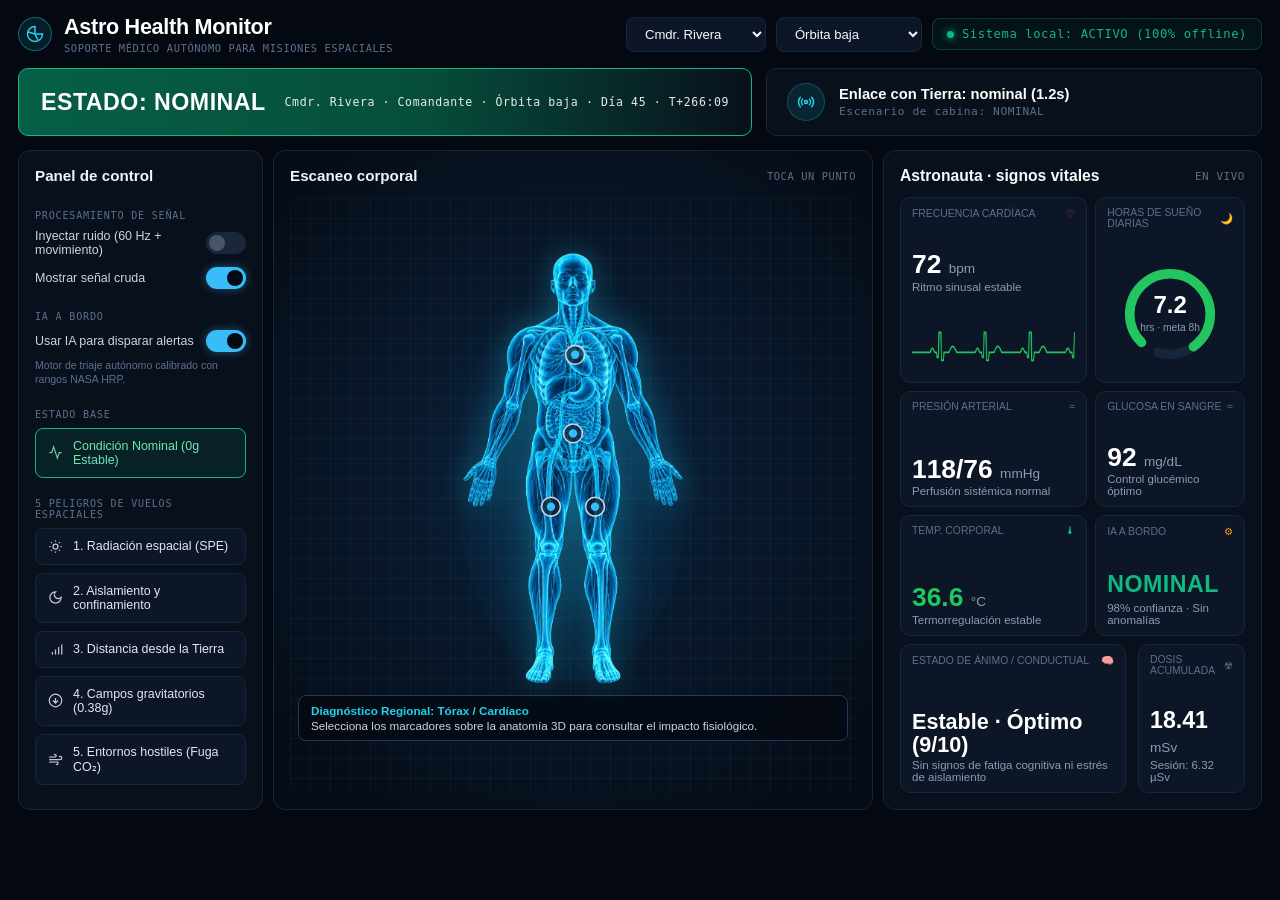
<file: index.html>
<!DOCTYPE html>
<html lang="es">
<head>
  <meta charset="UTF-8" />
  <meta name="viewport" content="width=device-width, initial-scale=1.0" />
  <meta name="description" content="Prototipo de monitoreo fisiológico para misiones espaciales." />
  <title>Astro Health Monitor - Escaneo Anatómico 3D</title>
  <link rel="stylesheet" href="css/styles.css" />
</head>
<body>
<!-- TOP BAR -->
  <header class="header">
    <div class="logo-area">
      <div class="logo-badge">
        <svg width="18" height="18" viewBox="0 0 24 24" fill="none" stroke="currentColor" stroke-width="2">
          <path d="M12 2a10 10 0 1 0 10 10H12V2z"/><path d="M12 12 2.1 9.1"/><path d="m12 12 3.9 7.8"/>
        </svg>
      </div>
      <div class="logo-text">
        <h1>Astro Health Monitor</h1>
        <p class="mono">Soporte Médico Autónomo para Misiones Espaciales</p>
      </div>
    </div>

    <div class="header-controls">
      <select id="astro-select" class="select-box" >
        <option value="Cmdr. Rivera">Cmdr. Rivera</option>
        <option value="Dra. Vance">Dra. Vance</option>
        <option value="Ing. Sato">Ing. Sato</option>
      </select>
      <select id="orbit-select" class="select-box" >
        <option value="Órbita baja">Órbita baja</option>
        <option value="Tránsito Lunar">Tránsito Lunar</option>
        <option value="Superficie Marte">Superficie Marte</option>
      </select>
      <div class="system-badge mono">
        <span class="system-dot"></span>
        Sistema local: ACTIVO (100% offline)
      </div>
    </div>
  </header>

  <!-- STATUS BANNER + COMMS -->
  <section class="top-status-grid">
    <div id="banner-box" class="status-banner">
      <h2 id="banner-state">ESTADO: NOMINAL</h2>
      <span id="banner-meta" class="mono">Cmdr. Rivera · Comandante · Órbita baja · Día 45 · T+266:09</span>
    </div>

    <div class="comms-box">
      <div class="comms-circle">
        <svg width="18" height="18" viewBox="0 0 24 24" fill="none" stroke="currentColor" stroke-width="2">
          <path d="M4.9 19.1C1 15.2 1 8.8 4.9 4.9"/><path d="M7.8 16.2c-2.3-2.3-2.3-6.1 0-8.5"/>
          <circle cx="12" cy="12" r="2"/><path d="M16.2 7.8c2.3 2.3 2.3 6.1 0 8.5"/><path d="M19.1 4.9C23 8.8 23 15.1 19.1 19"/>
        </svg>
      </div>
      <div>
        <h3 id="comms-title">Enlace con Tierra: nominal (1.2s)</h3>
        <p id="comms-sub" class="mono">Escenario de cabina: NOMINAL</p>
      </div>
    </div>
  </section>

  <!-- MAIN 3-COLUMN WORKSPACE -->
  <div class="main-layout">

    <!-- COLUMN 1: PANEL DE CONTROL -->
    <aside class="panel">
      <div class="panel-title-row">
        <h3>Panel de control</h3>
      </div>

      <div class="cat-label mono">Procesamiento de Señal</div>
      <div class="switch-item">
        <span>Inyectar ruido (60 Hz + movimiento)</span>
        <div id="sw-noise" class="toggle-pill" data-toggle="noise" role="switch" tabindex="0" aria-label="Inyectar ruido"></div>
      </div>
      <div class="switch-item">
        <span>Mostrar señal cruda</span>
        <div id="sw-raw" class="toggle-pill active" data-toggle="raw" role="switch" tabindex="0" aria-label="Mostrar señal cruda"></div>
      </div>

      <div class="cat-label mono">IA a Bordo</div>
      <div class="switch-item">
        <span>Usar IA para disparar alertas</span>
        <div id="sw-ai" class="toggle-pill active" data-toggle="ai" role="switch" tabindex="0" aria-label="Usar IA para alertas"></div>
      </div>
      <p class="switch-helper">Motor de triaje autónomo calibrado con rangos NASA HRP.</p>

      <div class="cat-label mono">Estado Base</div>
      <button class="ctrl-btn selected-ok" data-hazard="normal">
        <svg viewBox="0 0 24 24" fill="none" stroke="currentColor" stroke-width="2"><path d="M22 12h-4l-3 9L9 3l-3 9H2"/></svg>
        <span>Condición Nominal (0g Estable)</span>
      </button>

      <div class="cat-label mono">5 Peligros de Vuelos Espaciales</div>

      <button class="ctrl-btn" data-hazard="radiacion">
        <svg viewBox="0 0 24 24" fill="none" stroke="currentColor" stroke-width="2"><circle cx="12" cy="12" r="4"/><path d="M12 2v2"/><path d="M12 20v2"/><path d="m4.93 4.93 1.41 1.41"/><path d="m17.66 17.66 1.41 1.41"/><path d="M2 12h2"/><path d="M20 12h2"/><path d="m6.34 17.66-1.41 1.41"/><path d="m19.07 4.93-1.41 1.41"/></svg>
        <span>1. Radiación espacial (SPE)</span>
      </button>

      <button class="ctrl-btn" data-hazard="aislamiento">
        <svg viewBox="0 0 24 24" fill="none" stroke="currentColor" stroke-width="2"><path d="M12 3a6 6 0 0 0 9 9 9 9 0 1 1-9-9Z"/></svg>
        <span>2. Aislamiento y confinamiento</span>
      </button>

      <button class="ctrl-btn" data-hazard="distancia">
        <svg viewBox="0 0 24 24" fill="none" stroke="currentColor" stroke-width="2"><path d="M2 20h.01"/><path d="M7 20v-4"/><path d="M12 20v-8"/><path d="M17 20V8"/><path d="M22 4v16"/></svg>
        <span>3. Distancia desde la Tierra</span>
      </button>

      <button class="ctrl-btn" data-hazard="gravedad">
        <svg viewBox="0 0 24 24" fill="none" stroke="currentColor" stroke-width="2"><circle cx="12" cy="12" r="10"/><path d="M12 8v8"/><path d="m8 12 4 4 4-4"/></svg>
        <span>4. Campos gravitatorios (0.38g)</span>
      </button>

      <button class="ctrl-btn" data-hazard="entorno">
        <svg viewBox="0 0 24 24" fill="none" stroke="currentColor" stroke-width="2"><path d="M17.7 7.7a2.5 2.5 0 1 1 1.8 4.3H2"/><path d="M9.6 4.6A2 2 0 1 1 11 8H2"/><path d="M12.6 19.4A2 2 0 1 0 14 16H2"/></svg>
        <span>5. Entornos hostiles (Fuga CO₂)</span>
      </button>
    </aside>

    <!-- COLUMN 2: ESCANEO CORPORAL -->
    <section class="panel body-column">
      <div class="panel-title-row">
        <h3>Escaneo corporal</h3>
        <span class="panel-subtitle mono">Toca un punto</span>
      </div>

      <div class="grid-canvas">
        <svg class="body-svg" viewBox="0 0 240 420" role="img" aria-label="Modelo anatómico 3D interactivo del astronauta">
          <defs>
            <radialGradient id="scanGlow" cx="50%" cy="55%" r="55%">
              <stop offset="0%" stop-color="#0ea5e9" stop-opacity="0.20" />
              <stop offset="65%" stop-color="#0284c7" stop-opacity="0.08" />
              <stop offset="100%" stop-color="#0284c7" stop-opacity="0" />
            </radialGradient>
          </defs>
          <ellipse cx="120" cy="215" rx="112" ry="198" fill="url(#scanGlow)" />
          <!-- Anatomía 3D realista incrustada en el propio HTML -->
          <image x="-25" y="0" width="290" height="420"
              href="assets/anatomia_azul.png"
              preserveAspectRatio="none"
              style="pointer-events:none" />
          <!-- Marcadores interactivos: se iluminan según el escenario seleccionado -->
          <g id="pt-heart" class="node-point" data-organ="heart" role="button" aria-label="Seleccionar corazón" tabindex="0">
            <circle class="node-outer" cx="122" cy="101" r="9" />
            <circle class="node-inner" cx="122" cy="101" r="4" />
          </g>
          <g id="pt-abdomen" class="node-point" data-organ="abdomen" role="button" aria-label="Seleccionar abdomen" tabindex="0">
            <circle class="node-outer" cx="120" cy="176" r="9" />
            <circle class="node-inner" cx="120" cy="176" r="4" />
          </g>
          <g id="pt-legL" class="node-point" data-organ="legs" role="button" aria-label="Seleccionar pierna izquierda" tabindex="0">
            <circle class="node-outer" cx="99" cy="246" r="9" />
            <circle class="node-inner" cx="99" cy="246" r="4" />
          </g>
          <g id="pt-legR" class="node-point" data-organ="legs" role="button" aria-label="Seleccionar pierna derecha" tabindex="0">
            <circle class="node-outer" cx="141" cy="246" r="9" />
            <circle class="node-inner" cx="141" cy="246" r="4" />
          </g>
        </svg>

        <div class="scan-tooltip">
          <strong id="organ-head">Diagnóstico Regional: Tórax / Cardíaco</strong>
          <span id="organ-body">Selecciona los marcadores sobre la anatomía 3D para consultar el impacto fisiológico.</span>
        </div>
      </div>
    </section>

    <!-- COLUMN 3: ASTRONAUTA - SIGNOS VITALES -->
    <section class="panel">
      <div class="right-header">
        <h3>Astronauta · signos vitales</h3>
        <span class="live-tag mono">En vivo</span>
      </div>

      <div class="vitals-grid">
        <!-- 1. FRECUENCIA CARDÍACA + ECG -->
        <div id="card-fc" class="v-card">
          <div class="v-top">
            <span>Frecuencia Cardíaca</span>
            <span style="color: #ef4444;">♡</span>
          </div>
          <div>
            <div class="v-main"><span id="val-fc">72</span> <small>bpm</small></div>
            <div id="desc-fc" class="v-desc">Ritmo sinusal estable</div>
          </div>
          <canvas id="ecg-canvas" width="260" height="46"></canvas>
        </div>

        <!-- 2. HORAS DE SUEÑO (ANILLO TIPO SPO2) -->
        <div id="card-sueno" class="v-card">
          <div class="v-top">
            <span>Horas de Sueño Diarias</span>
            <span>🌙</span>
          </div>
          <div class="gauge-container">
            <svg class="gauge-svg" viewBox="0 0 100 100">
              <circle class="gauge-track" cx="50" cy="50" r="38" />
              <circle id="ring-sueno" class="gauge-progress" cx="50" cy="50" r="38" />
            </svg>
            <div class="gauge-label">
              <strong id="val-sueno">7.2</strong>
              <span>hrs · meta 8h</span>
            </div>
          </div>
        </div>

        <!-- 3. PRESIÓN ARTERIAL -->
        <div id="card-pa" class="v-card">
          <div class="v-top">
            <span>Presión Arterial</span>
            <span>≈</span>
          </div>
          <div>
            <div class="v-main"><span id="val-pa">118/76</span> <small>mmHg</small></div>
            <div id="desc-pa" class="v-desc">Perfusión sistémica normal</div>
          </div>
        </div>

        <!-- 4. GLUCOSA EN SANGRE -->
        <div id="card-glu" class="v-card">
          <div class="v-top">
            <span>Glucosa en Sangre</span>
            <span>≈</span>
          </div>
          <div>
            <div class="v-main"><span id="val-glu">92</span> <small>mg/dL</small></div>
            <div id="desc-glu" class="v-desc">Control glucémico óptimo</div>
          </div>
        </div>

        <!-- 5. TEMPERATURA CORPORAL -->
        <div id="card-temp" class="v-card">
          <div class="v-top">
            <span>Temp. Corporal</span>
            <span style="color: #10b981;">🌡</span>
          </div>
          <div>
            <div class="v-main" style="color: #22c55e;"><span id="val-temp">36.6</span> <small>°C</small></div>
            <div id="desc-temp" class="v-desc">Termorregulación estable</div>
          </div>
        </div>

        <!-- 6. IA A BORDO (DIAGNÓSTICO) -->
        <div id="card-ia" class="v-card">
          <div class="v-top">
            <span>IA a Bordo</span>
            <span style="color: #f59e0b;">⚙</span>
          </div>
          <div>
            <div id="val-ia" class="ia-status-text">NOMINAL</div>
            <div id="desc-ia" class="v-desc">98% confianza · Sin anomalías</div>
          </div>
        </div>

        <!-- FILA INFERIOR: ESTADO DE ÁNIMO + DOSIS RADIACIÓN -->
        <div class="extra-strip">
          <div id="card-animo" class="v-card" style="grid-column: span 2;">
            <div class="v-top">
              <span>Estado de Ánimo / Conductual</span>
              <span>🧠</span>
            </div>
            <div>
              <div class="v-main" style="font-size: 1.35rem;"><span id="val-animo">Estable · Óptimo (9/10)</span></div>
              <div id="desc-animo" class="v-desc">Sin signos de fatiga cognitiva ni estrés de aislamiento</div>
            </div>
          </div>

          <div id="card-rad" class="v-card">
            <div class="v-top">
              <span>Dosis Acumulada</span>
              <span>☢</span>
            </div>
            <div>
              <div class="v-main" style="font-size: 1.45rem;"><span id="val-rad">18.41</span> <small>mSv</small></div>
              <div id="desc-rad" class="v-desc">Sesión: 6.32 µSv</div>
            </div>
          </div>
        </div>

      </div>
    </section>

  </div>

  <script type="module" src="js/main.js"></script>
</body>
</html>
</file>
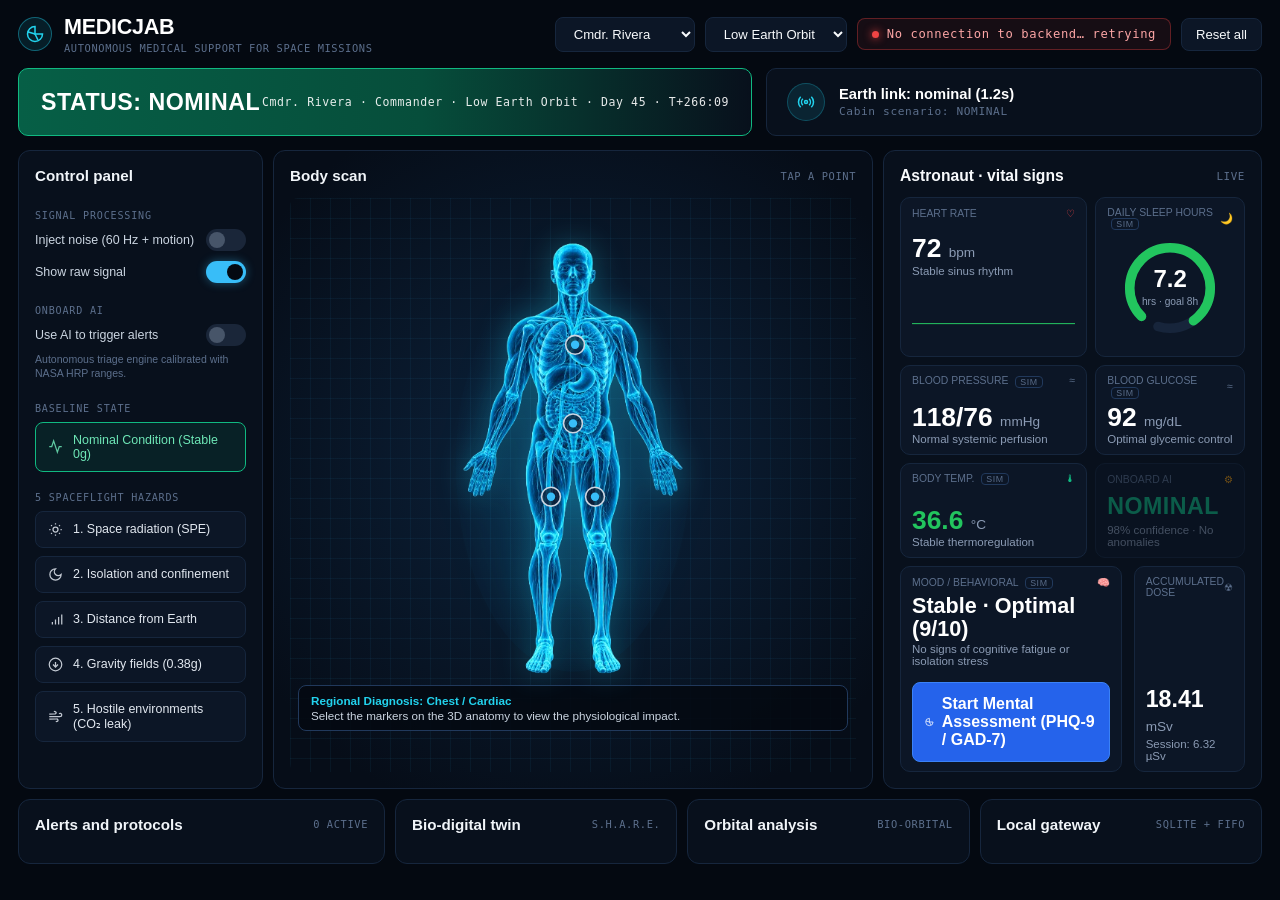
<file: frontend/index.html>
<!DOCTYPE html>
<html lang="en">
<head>
  <meta charset="UTF-8" />
  <meta name="viewport" content="width=device-width, initial-scale=1.0" />
  <meta name="description" content="MEDICJAB: autonomous physiological monitoring prototype for space missions." />
  <title>MEDICJAB - 3D Anatomical Scan</title>
  <link rel="stylesheet" href="css/styles.css" />
  <!-- Small style for the mental assessment button -->
  <style>
    .btn-test-mental {
      display: flex;
      align-items: center;
      justify-content: center;
      gap: 8px;
      width: 100%;
      margin-top: 15px;
      padding: 12px;
      background-color: #2563eb;
      color: #ffffff;
      text-decoration: none;
      border-radius: 8px;
      font-weight: bold;
      font-family: inherit;
      border: 1px solid #3b82f6;
      transition: background-color 0.2s, transform 0.1s;
    }
    .btn-test-mental:hover {
      background-color: #1d4ed8;
      transform: translateY(-1px);
    }
    .btn-test-mental svg {
      width: 18px;
      height: 18px;
    }
  </style>
</head>
<body>
<!-- TOP BAR -->
  <header class="header">
    <div class="logo-area">
      <div class="logo-badge">
        <svg width="18" height="18" viewBox="0 0 24 24" fill="none" stroke="currentColor" stroke-width="2">
          <path d="M12 2a10 10 0 1 0 10 10H12V2z"/><path d="M12 12 2.1 9.1"/><path d="m12 12 3.9 7.8"/>
        </svg>
      </div>
      <div class="logo-text">
        <h1>MEDICJAB</h1>
        <p class="mono">Autonomous Medical Support for Space Missions</p>
      </div>
    </div>

    <div class="header-controls">
      <select id="astro-select" class="select-box" >
        <option value="Cmdr. Rivera">Cmdr. Rivera</option>
        <option value="Dra. Vance">Dr. Vance</option>
        <option value="Ing. Sato">Eng. Sato</option>
      </select>
      <select id="orbit-select" class="select-box" >
        <option value="Órbita baja">Low Earth Orbit</option>
        <option value="Tránsito Lunar">Lunar Transit</option>
        <option value="Superficie Marte">Mars Surface</option>
      </select>
      <div id="conn-badge" class="system-badge offline mono">
        <span class="system-dot"></span>
        <span id="conn-text">Connecting to backend…</span>
      </div>
      <button id="btn-reset" class="select-box" type="button">Reset all</button>
    </div>
  </header>

  <!-- STATUS BANNER + COMMS -->
  <section class="top-status-grid">
    <div id="banner-box" class="status-banner">
      <h2 id="banner-state">STATUS: NOMINAL</h2>
      <span id="banner-meta" class="mono">Cmdr. Rivera · Commander · Low Earth Orbit · Day 45 · T+266:09</span>
    </div>

    <div class="comms-box">
      <div class="comms-circle">
        <svg width="18" height="18" viewBox="0 0 24 24" fill="none" stroke="currentColor" stroke-width="2">
          <path d="M4.9 19.1C1 15.2 1 8.8 4.9 4.9"/><path d="M7.8 16.2c-2.3-2.3-2.3-6.1 0-8.5"/>
          <circle cx="12" cy="12" r="2"/><path d="M16.2 7.8c2.3 2.3 2.3 6.1 0 8.5"/><path d="M19.1 4.9C23 8.8 23 15.1 19.1 19"/>
        </svg>
      </div>
      <div>
        <h3 id="comms-title">Earth link: nominal (1.2s)</h3>
        <p id="comms-sub" class="mono">Cabin scenario: NOMINAL</p>
      </div>
    </div>
  </section>

  <!-- MAIN 3-COLUMN WORKSPACE -->
  <div class="main-layout">

    <!-- COLUMN 1: CONTROL PANEL -->
    <aside class="panel">
      <div class="panel-title-row">
        <h3>Control panel</h3>
      </div>

      <div class="cat-label mono">Signal Processing</div>
      <div class="switch-item">
        <span>Inject noise (60 Hz + motion)</span>
        <div id="sw-noise" class="toggle-pill" data-toggle="noise" role="switch" tabindex="0" aria-label="Inject noise"></div>
      </div>
      <div class="switch-item">
        <span>Show raw signal</span>
        <div id="sw-raw" class="toggle-pill active" data-toggle="raw" role="switch" tabindex="0" aria-label="Show raw signal"></div>
      </div>

      <div class="cat-label mono">Onboard AI</div>
      <div class="switch-item">
        <span>Use AI to trigger alerts</span>
        <div id="sw-ai" class="toggle-pill" data-toggle="ai" role="switch" tabindex="0" aria-label="Use AI for alerts"></div>
      </div>
      <p id="ai-helper" class="switch-helper">Autonomous triage engine calibrated with NASA HRP ranges.</p>

      <div class="cat-label mono">Baseline State</div>
      <button class="ctrl-btn selected-ok" data-hazard="normal">
        <svg viewBox="0 0 24 24" fill="none" stroke="currentColor" stroke-width="2"><path d="M22 12h-4l-3 9L9 3l-3 9H2"/></svg>
        <span>Nominal Condition (Stable 0g)</span>
      </button>

      <div class="cat-label mono">5 Spaceflight Hazards</div>

      <button class="ctrl-btn" data-hazard="radiacion">
        <svg viewBox="0 0 24 24" fill="none" stroke="currentColor" stroke-width="2"><circle cx="12" cy="12" r="4"/><path d="M12 2v2"/><path d="M12 20v2"/><path d="m4.93 4.93 1.41 1.41"/><path d="m17.66 17.66 1.41 1.41"/><path d="M2 12h2"/><path d="M20 12h2"/><path d="m6.34 17.66-1.41 1.41"/><path d="m19.07 4.93-1.41 1.41"/></svg>
        <span>1. Space radiation (SPE)</span>
      </button>

      <button class="ctrl-btn" data-hazard="aislamiento">
        <svg viewBox="0 0 24 24" fill="none" stroke="currentColor" stroke-width="2"><path d="M12 3a6 6 0 0 0 9 9 9 9 0 1 1-9-9Z"/></svg>
        <span>2. Isolation and confinement</span>
      </button>

      <button class="ctrl-btn" data-hazard="distancia">
        <svg viewBox="0 0 24 24" fill="none" stroke="currentColor" stroke-width="2"><path d="M2 20h.01"/><path d="M7 20v-4"/><path d="M12 20v-8"/><path d="M17 20V8"/><path d="M22 4v16"/></svg>
        <span>3. Distance from Earth</span>
      </button>

      <button class="ctrl-btn" data-hazard="gravedad">
        <svg viewBox="0 0 24 24" fill="none" stroke="currentColor" stroke-width="2"><circle cx="12" cy="12" r="10"/><path d="M12 8v8"/><path d="m8 12 4 4 4-4"/></svg>
        <span>4. Gravity fields (0.38g)</span>
      </button>

      <button class="ctrl-btn" data-hazard="entorno">
        <svg viewBox="0 0 24 24" fill="none" stroke="currentColor" stroke-width="2"><path d="M17.7 7.7a2.5 2.5 0 1 1 1.8 4.3H2"/><path d="M9.6 4.6A2 2 0 1 1 11 8H2"/><path d="M12.6 19.4A2 2 0 1 0 14 16H2"/></svg>
        <span>5. Hostile environments (CO₂ leak)</span>
      </button>
    </aside>

    <!-- COLUMN 2: BODY SCAN -->
    <section class="panel body-column">
      <div class="panel-title-row">
        <h3>Body scan</h3>
        <span class="panel-subtitle mono">Tap a point</span>
      </div>

      <div class="grid-canvas">
        <svg class="body-svg" viewBox="0 0 240 420" role="img" aria-label="Interactive 3D anatomical model of the astronaut">
          <defs>
            <radialGradient id="scanGlow" cx="50%" cy="55%" r="55%">
              <stop offset="0%" stop-color="#0ea5e9" stop-opacity="0.20" />
              <stop offset="65%" stop-color="#0284c7" stop-opacity="0.08" />
              <stop offset="100%" stop-color="#0284c7" stop-opacity="0" />
            </radialGradient>
          </defs>
          <ellipse cx="120" cy="215" rx="112" ry="198" fill="url(#scanGlow)" />
          <!-- Realistic 3D anatomy embedded in the HTML -->
          <image x="-25" y="0" width="290" height="420"
              href="assets/anatomia_azul.png"
              preserveAspectRatio="none"
              style="pointer-events:none" />
          <!-- Interactive markers: they light up according to the selected scenario -->
          <g id="pt-heart" class="node-point" data-organ="heart" role="button" aria-label="Select heart" tabindex="0">
            <circle class="node-outer" cx="122" cy="101" r="9" />
            <circle class="node-inner" cx="122" cy="101" r="4" />
          </g>
          <g id="pt-abdomen" class="node-point" data-organ="abdomen" role="button" aria-label="Select abdomen" tabindex="0">
            <circle class="node-outer" cx="120" cy="176" r="9" />
            <circle class="node-inner" cx="120" cy="176" r="4" />
          </g>
          <g id="pt-legL" class="node-point" data-organ="legs" role="button" aria-label="Select left leg" tabindex="0">
            <circle class="node-outer" cx="99" cy="246" r="9" />
            <circle class="node-inner" cx="99" cy="246" r="4" />
          </g>
          <g id="pt-legR" class="node-point" data-organ="legs" role="button" aria-label="Select right leg" tabindex="0">
            <circle class="node-outer" cx="141" cy="246" r="9" />
            <circle class="node-inner" cx="141" cy="246" r="4" />
          </g>
        </svg>

        <div class="scan-tooltip">
          <strong id="organ-head">Regional Diagnosis: Chest / Cardiac</strong>
          <span id="organ-body">Select the markers on the 3D anatomy to view the physiological impact.</span>
        </div>
      </div>
    </section>

    <!-- COLUMN 3: ASTRONAUT - VITAL SIGNS -->
    <section class="panel">
      <div class="right-header">
        <h3>Astronaut · vital signs</h3>
        <span class="live-tag mono">Live</span>
      </div>

      <div class="vitals-grid">
        <!-- 1. HEART RATE + ECG -->
        <div id="card-fc" class="v-card">
          <div class="v-top">
            <span>Heart Rate</span>
            <span style="color: #ef4444;">♡</span>
          </div>
          <div>
            <div class="v-main"><span id="val-fc">72</span> <small>bpm</small></div>
            <div id="desc-fc" class="v-desc">Stable sinus rhythm</div>
          </div>
          <canvas id="ecg-canvas" width="520" height="104"></canvas>
        </div>

        <!-- 2. SLEEP HOURS (SPO2-STYLE RING) -->
        <div id="card-sueno" class="v-card">
          <div class="v-top">
            <span>Daily Sleep Hours <em class="sim-tag" title="Simulated value: not measured by the onboard engines">SIM</em></span>
            <span>🌙</span>
          </div>
          <div class="gauge-container">
            <svg class="gauge-svg" viewBox="0 0 100 100">
              <circle class="gauge-track" cx="50" cy="50" r="38" />
              <circle id="ring-sueno" class="gauge-progress" cx="50" cy="50" r="38" />
            </svg>
            <div class="gauge-label">
              <strong id="val-sueno">7.2</strong>
              <span>hrs · goal 8h</span>
            </div>
          </div>
        </div>

        <!-- 3. BLOOD PRESSURE -->
        <div id="card-pa" class="v-card">
          <div class="v-top">
            <span>Blood Pressure <em class="sim-tag" title="Simulated value: not measured by the onboard engines">SIM</em></span>
            <span>≈</span>
          </div>
          <div>
            <div class="v-main"><span id="val-pa">118/76</span> <small>mmHg</small></div>
            <div id="desc-pa" class="v-desc">Normal systemic perfusion</div>
          </div>
        </div>

        <!-- 4. BLOOD GLUCOSE -->
        <div id="card-glu" class="v-card">
          <div class="v-top">
            <span>Blood Glucose <em class="sim-tag" title="Simulated value: not measured by the onboard engines">SIM</em></span>
            <span>≈</span>
          </div>
          <div>
            <div class="v-main"><span id="val-glu">92</span> <small>mg/dL</small></div>
            <div id="desc-glu" class="v-desc">Optimal glycemic control</div>
          </div>
        </div>

        <!-- 5. BODY TEMPERATURE -->
        <div id="card-temp" class="v-card">
          <div class="v-top">
            <span>Body Temp. <em class="sim-tag" title="Simulated value: not measured by the onboard engines">SIM</em></span>
            <span style="color: #10b981;">🌡</span>
          </div>
          <div>
            <div class="v-main"><span id="val-temp">36.6</span> <small>°C</small></div>
            <div id="desc-temp" class="v-desc">Stable thermoregulation</div>
          </div>
        </div>

        <!-- 6. ONBOARD AI (DIAGNOSTICS) -->
        <div id="card-ia" class="v-card">
          <div class="v-top">
            <span>Onboard AI</span>
            <span style="color: #f59e0b;">⚙</span>
          </div>
          <div>
            <div id="val-ia" class="ia-status-text">NOMINAL</div>
            <div id="desc-ia" class="v-desc">98% confidence · No anomalies</div>
          </div>
        </div>

        <!-- BOTTOM ROW: MOOD + RADIATION DOSE -->
        <div class="extra-strip">
          <div id="card-animo" class="v-card" style="grid-column: span 2;">
            <div class="v-top">
              <span>Mood / Behavioral <em class="sim-tag" title="Simulated value: not measured by the onboard engines">SIM</em></span>
              <span>🧠</span>
            </div>
            <div>
              <div class="v-main" style="font-size: 1.35rem;"><span id="val-animo">Stable · Optimal (9/10)</span></div>
              <div id="desc-animo" class="v-desc">No signs of cognitive fatigue or isolation stress</div>
            </div>
            <!-- ========================================================= -->
            <!-- MENTAL ASSESSMENT BUTTON -->
            <!-- ========================================================= -->
            <a href="/evaluacion.html" class="btn-test-mental">
              <svg viewBox="0 0 24 24" fill="none" stroke="currentColor" stroke-width="2">
                <path d="M12 2a10 10 0 1 0 10 10H12V2z"/>
                <path d="M12 12 2.1 9.1"/>
                <path d="m12 12 3.9 7.8"/>
              </svg>
              Start Mental Assessment (PHQ-9 / GAD-7)
            </a>
            <!-- ========================================================= -->

          </div>

          <div id="card-rad" class="v-card">
            <div class="v-top">
              <span>Accumulated Dose</span>
              <span>☢</span>
            </div>
            <div>
              <div class="v-main" style="font-size: 1.45rem;"><span id="val-rad">18.41</span> <small>mSv</small></div>
              <div id="desc-rad" class="v-desc">Session: 6.32 µSv</div>
            </div>
          </div>
        </div>

      </div>
    </section>

  </div>

  <!-- OPERATIONS: data from the backend engines -->
  <section class="ops-grid">
    <div class="panel ops-wide">
      <div class="panel-title-row"><h3>Alerts and protocols</h3><span id="alerts-count" class="panel-subtitle mono">0 active</span></div>
      <ul id="alerts-list" class="ops-list"></ul>
    </div>
    <div class="panel">
      <div class="panel-title-row"><h3>Bio-digital twin</h3><span class="panel-subtitle mono">S.H.A.R.E.</span></div>
      <div id="twin-body"></div>
    </div>
    <div class="panel">
      <div class="panel-title-row"><h3>Orbital analysis</h3><span class="panel-subtitle mono">Bio-Orbital</span></div>
      <div id="orbital-body"></div>
    </div>
    <div class="panel">
      <div class="panel-title-row"><h3>Local gateway</h3><span class="panel-subtitle mono">SQLite + FIFO</span></div>
      <div id="gateway-body"></div>
    </div>
  </section>
  <footer id="modules-line" class="modules-line mono"></footer>

  <script type="module" src="js/main.js"></script>
</body>
</html>
</file>
<file: css/styles.css>
:root {
      --bg-base: #040911;
      --bg-panel: #08101c;
      --bg-card: #0c1626;
      --bg-card-inner: #0f1b2e;
      --border-subtle: #16263d;
      --border-highlight: #21395c;
      --text-white: #f8fafc;
      --text-gray: #8b9bb4;
      --text-dim: #5c6f8c;
      --cyan: #22d3ee;
      --cyan-glow: rgba(34, 211, 238, 0.35);
      --green: #10b981;
      --amber: #f59e0b;
      --red: #ef4444;
      --red-bright: #ff3b3b;
    }

    * { box-sizing: border-box; margin: 0; padding: 0; }

    body {
      background-color: var(--bg-base);
      color: var(--text-white);
      font-family: -apple-system, BlinkMacSystemFont, "Segoe UI", Roboto, Helvetica, Arial, sans-serif;
      padding: 14px 18px;
      min-height: 100vh;
    }

    .mono {
      font-family: "JetBrains Mono", "Fira Code", Consolas, monospace;
      letter-spacing: 0.6px;
    }

    /* ================= HEADER ================= */
    .header {
      display: flex;
      justify-content: space-between;
      align-items: center;
      margin-bottom: 14px;
      gap: 12px;
      flex-wrap: wrap;
    }

    .logo-area {
      display: flex;
      align-items: center;
      gap: 12px;
    }
    .logo-badge {
      width: 34px;
      height: 34px;
      border-radius: 50%;
      background: rgba(34, 211, 238, 0.1);
      border: 1px solid rgba(34, 211, 238, 0.4);
      display: flex;
      align-items: center;
      justify-content: center;
      color: var(--cyan);
    }
    .logo-text h1 {
      font-size: 1.35rem;
      font-weight: 700;
      letter-spacing: -0.3px;
      color: #ffffff;
    }
    .logo-text p {
      font-size: 0.65rem;
      color: var(--text-dim);
      text-transform: uppercase;
      margin-top: 2px;
    }

    .header-controls {
      display: flex;
      align-items: center;
      gap: 10px;
      flex-wrap: wrap;
    }
    .select-box {
      background: var(--bg-card);
      border: 1px solid var(--border-subtle);
      color: var(--text-white);
      padding: 8px 14px;
      border-radius: 8px;
      font-size: 0.82rem;
      min-width: 140px;
      cursor: pointer;
      outline: none;
    }
    .system-badge {
      background: rgba(16, 185, 129, 0.06);
      border: 1px solid rgba(16, 185, 129, 0.25);
      color: var(--green);
      padding: 8px 14px;
      border-radius: 8px;
      font-size: 0.76rem;
      display: flex;
      align-items: center;
      gap: 8px;
    }
    .system-dot {
      width: 7px;
      height: 7px;
      border-radius: 50%;
      background: var(--green);
      box-shadow: 0 0 8px var(--green);
    }

    /* ================= TOP STATUS ROW ================= */
    .top-status-grid {
      display: grid;
      grid-template-columns: 1.48fr 1fr;
      gap: 14px;
      margin-bottom: 14px;
    }
    @media (max-width: 960px) { .top-status-grid { grid-template-columns: 1fr; } }

    .status-banner {
      border-radius: 10px;
      padding: 16px 22px;
      display: flex;
      justify-content: space-between;
      align-items: center;
      transition: all 0.3s ease;
      background: linear-gradient(90deg, #065f46 0%, #064e3b 55%, #08101c 100%);
      border: 1px solid #10b981;
    }
    .status-banner.critico {
      background: linear-gradient(90deg, #ef4444 0%, #dc2626 55%, #991b1b 100%);
      border: 1px solid #f87171;
      box-shadow: 0 4px 25px rgba(239, 68, 68, 0.35);
    }
    .status-banner.alerta {
      background: linear-gradient(90deg, #d97706 0%, #b45309 60%, #78350f 100%);
      border: 1px solid #fbbf24;
      box-shadow: 0 4px 20px rgba(245, 158, 11, 0.25);
    }
    .status-banner h2 {
      font-size: 1.45rem;
      font-weight: 800;
      letter-spacing: 0.5px;
      color: #ffffff;
    }
    .status-banner span {
      font-size: 0.72rem;
      color: rgba(255, 255, 255, 0.9);
    }

    .comms-box {
      background: var(--bg-panel);
      border: 1px solid var(--border-subtle);
      border-radius: 10px;
      padding: 14px 20px;
      display: flex;
      align-items: center;
      gap: 14px;
    }
    .comms-circle {
      width: 38px;
      height: 38px;
      border-radius: 50%;
      background: rgba(34, 211, 238, 0.1);
      border: 1px solid rgba(34, 211, 238, 0.25);
      display: flex;
      align-items: center;
      justify-content: center;
      color: var(--cyan);
      flex-shrink: 0;
    }
    .comms-box h3 {
      font-size: 0.92rem;
      font-weight: 600;
      color: #ffffff;
    }
    .comms-box p {
      font-size: 0.7rem;
      color: var(--text-dim);
      margin-top: 3px;
    }

    /* ================= MAIN 3-COLUMN LAYOUT ================= */
    .main-layout {
    display: grid;
    grid-template-columns: 245px 600px minmax(0, 1fr);
    gap: 10px;
    align-items: stretch;
    }
    @media (max-width: 1200px) {
      .main-layout { grid-template-columns: 270px 1fr; }
      .body-column { grid-column: span 2; }
    }
    @media (max-width: 768px) {
      .main-layout { grid-template-columns: 1fr; }
      .body-column { grid-column: span 1; }
    }

    .panel {
      background: var(--bg-panel);
      border: 1px solid var(--border-subtle);
      border-radius: 12px;
      padding: 16px;
      display: flex;
      flex-direction: column;
    }

    .panel-title-row {
      display: flex;
      justify-content: space-between;
      align-items: center;
      margin-bottom: 14px;
    }
    .panel-title-row h3 {
      font-size: 0.95rem;
      font-weight: 600;
      color: #f1f5f9;
    }
    .panel-subtitle {
      font-size: 0.65rem;
      color: var(--text-dim);
      text-transform: uppercase;
    }

    /* ================= LEFT PANEL: CONTROLS ================= */
    .cat-label {
      font-size: 0.63rem;
      color: var(--text-dim);
      text-transform: uppercase;
      margin: 12px 0 8px 0;
      letter-spacing: 0.8px;
    }
    .cat-label:first-of-type { margin-top: 2px; }

    .switch-item {
      display: flex;
      justify-content: space-between;
      align-items: center;
      margin-bottom: 10px;
      font-size: 0.78rem;
      color: #cbd5e1;
    }
    .switch-helper {
      font-size: 0.66rem;
      color: var(--text-dim);
      line-height: 1.35;
      margin-top: -4px;
      margin-bottom: 10px;
    }

    /* Pill Toggle Switch exacto */
    .toggle-pill {
      width: 40px;
      height: 22px;
      background: #1a2639;
      border-radius: 999px;
      position: relative;
      cursor: pointer;
      transition: background 0.25s;
      flex-shrink: 0;
    }
    .toggle-pill::after {
      content: "";
      position: absolute;
      top: 3px;
      left: 3px;
      width: 16px;
      height: 16px;
      border-radius: 50%;
      background: #475569;
      transition: all 0.25s;
    }
    .toggle-pill.active {
      background: #38bdf8;
      box-shadow: 0 0 10px rgba(56, 189, 248, 0.4);
    }
    .toggle-pill.active::after {
      left: 21px;
      background: #040911;
    }

    /* Action Buttons (5 Hazards) */
    .ctrl-btn {
      width: 100%;
      background: var(--bg-card);
      border: 1px solid var(--border-subtle);
      color: #e2e8f0;
      padding: 10px 12px;
      border-radius: 8px;
      margin-bottom: 8px;
      font-size: 0.78rem;
      display: flex;
      align-items: center;
      gap: 10px;
      cursor: pointer;
      transition: all 0.2s;
      text-align: left;
    }
    .ctrl-btn:hover {
      background: #111f35;
      border-color: var(--border-highlight);
    }
    .ctrl-btn.selected-crit {
      background: rgba(239, 68, 68, 0.12);
      border: 1px solid #ef4444;
      color: #fca5a5;
      box-shadow: inset 0 0 12px rgba(239, 68, 68, 0.15);
    }
    .ctrl-btn.selected-warn {
      background: rgba(245, 158, 11, 0.12);
      border: 1px solid #f59e0b;
      color: #fcd34d;
    }
    .ctrl-btn.selected-ok {
      background: rgba(16, 185, 129, 0.1);
      border: 1px solid #10b981;
      color: #6ee7b7;
    }
    .ctrl-btn svg {
      width: 15px;
      height: 15px;
      flex-shrink: 0;
      opacity: 0.85;
    }

    /* ================= CENTER PANEL: BODY SCAN ================= */
    .body-column {
      background: radial-gradient(circle at 50% 48%, #0c233d 0%, #060d18 85%);
      position: relative;
      overflow: hidden;
    }
    .grid-canvas {
      flex: 1;
      border-radius: 8px;
      background-image:
        linear-gradient(rgba(56, 189, 248, 0.06) 1px, transparent 1px),
        linear-gradient(90deg, rgba(56, 189, 248, 0.06) 1px, transparent 1px);
      background-size: 20px 20px;
      display: flex;
      flex-direction: column;
      align-items: center;
      justify-content: center;
      position: relative;
      padding: 8px;
    }

    .body-svg {
      width: 270px;
      height: 440px;
      filter: drop-shadow(0 0 15px rgba(34, 211, 238, 0.35));
      max-width: 100%;
      overflow: visible;
      filter: drop-shadow(0 0 15px rgba(34, 211, 238, 0.30));
    }
    .node-point:focus { outline: none; }
    .node-point:focus .node-outer { stroke: #ffffff; stroke-width: 2.5; }

    .node-point {
      cursor: pointer;
    }
    .node-outer {
      fill: rgba(15, 23, 42, 0.7);
      stroke: #cbd5e1;
      stroke-width: 1.5;
      transition: all 0.3s;
    }
    .node-inner {
      fill: #38bdf8;
      transition: all 0.3s;
    }
    .node-point.crit .node-outer {
      fill: rgba(239, 68, 68, 0.35);
      stroke: #ef4444;
      animation: ripple 1.3s infinite;
    }
    .node-point.crit .node-inner {
      fill: #ef4444;
    }
    .node-point.warn .node-outer {
      fill: rgba(245, 158, 11, 0.35);
      stroke: #f59e0b;
    }
    .node-point.warn .node-inner {
      fill: #f59e0b;
    }

    @keyframes ripple {
      0% { r: 8; opacity: 1; }
      100% { r: 16; opacity: 0; }
    }

    .scan-tooltip {
      width: 100%;
      background: rgba(4, 9, 17, 0.85);
      border: 1px solid var(--border-highlight);
      border-radius: 8px;
      padding: 8px 12px;
      font-size: 0.73rem;
      color: #cbd5e1;
      margin-top: 6px;
    }
    .scan-tooltip strong {
      color: var(--cyan);
      display: block;
      margin-bottom: 2px;
    }

    /* ================= RIGHT PANEL: VITALS ================= */
    .right-header {
      display: flex;
      justify-content: space-between;
      align-items: center;
      margin-bottom: 12px;
    }
    .right-header h3 {
      font-size: 0.98rem;
      font-weight: 600;
    }
    .live-tag {
      font-size: 0.68rem;
      color: var(--text-dim);
      text-transform: uppercase;
    }

    .vitals-grid {
      display: grid;
      grid-template-columns: 1.25fr 1fr;
      gap: 8px;
      flex: 1;
    }
    @media (max-width: 640px) { .vitals-grid { grid-template-columns: 1fr; } }

    .v-card {
      background: var(--bg-card);
      border: 1px solid var(--border-subtle);
      border-radius: 10px;
      padding: 9px 11px;
      display: flex;
      flex-direction: column;
      justify-content: space-between;
      transition: all 0.3s;
    }
    .v-card.crit {
      border-color: rgba(239, 68, 68, 0.6);
      background: linear-gradient(180deg, rgba(239, 68, 68, 0.1) 0%, var(--bg-card) 100%);
    }
    .v-card.warn {
      border-color: rgba(245, 158, 11, 0.55);
      background: linear-gradient(180deg, rgba(245, 158, 11, 0.08) 0%, var(--bg-card) 100%);
    }

    .v-top {
      display: flex;
      justify-content: space-between;
      align-items: center;
      font-size: 0.65rem;
      color: var(--text-dim);
      text-transform: uppercase;
    }
    .v-main {
      font-size: 1.65rem;
      font-weight: 700;
      color: #ffffff;
      margin: 6px 0 2px 0;
      line-height: 1.05;
    }
    .v-main small {
      font-size: 0.85rem;
      font-weight: 400;
      color: var(--text-gray);
    }
    .v-desc {
      font-size: 0.72rem;
      color: var(--text-gray);
    }
    .v-card.crit .v-main { color: var(--red-bright); }
    .v-card.crit .v-desc { color: #fca5a5; }
    .v-card.warn .v-main { color: var(--amber); }

    /* ECG Line */
    #ecg-canvas {
      width: 100%;
      height: 46px;
      margin-top: 8px;
    }

    /* Circular Gauge (Sleep / SpO2 style) */
    .gauge-container {
      position: relative;
      width: 106px;
      height: 106px;
      margin: 6px auto;
      display: flex;
      align-items: center;
      justify-content: center;
    }
    .gauge-svg {
      width: 106px;
      height: 106px;
      transform: rotate(135deg);
    }
    .gauge-track {
      fill: none;
      stroke: #17253b;
      stroke-width: 9;
      stroke-dasharray: 220 280;
      stroke-linecap: round;
    }
    .gauge-progress {
      fill: none;
      stroke: #22c55e;
      stroke-width: 9;
      stroke-dasharray: 185 280;
      stroke-linecap: round;
      transition: stroke-dasharray 0.5s ease, stroke 0.3s ease;
    }
    .gauge-label {
      position: absolute;
      text-align: center;
    }
    .gauge-label strong {
      display: block;
      font-size: 1.5rem;
      color: #ffffff;
      line-height: 1;
    }
    .gauge-label span {
      font-size: 0.64rem;
      color: var(--text-gray);
    }

    /* IA Diagnosis Card */
    .ia-status-text {
      font-size: 1.45rem;
      font-weight: 800;
      color: var(--green);
      letter-spacing: 0.5px;
      margin: 8px 0 4px 0;
    }
    .v-card.crit .ia-status-text { color: var(--amber); }
    .v-card.warn .ia-status-text { color: var(--amber); }

    /* Compact bottom metrics strip for the remaining 2 indicators */
    .extra-strip {
      grid-column: span 2;
      display: grid;
      grid-template-columns: repeat(3, 1fr);
      gap: 12px;
    }
    @media (max-width: 640px) { .extra-strip { grid-column: span 1; grid-template-columns: 1fr; } }
</file>
<file: frontend/css/styles.css>
:root {
      --bg-base: #040911;
      --bg-panel: #08101c;
      --bg-card: #0c1626;
      --bg-card-inner: #0f1b2e;
      --border-subtle: #16263d;
      --border-highlight: #21395c;
      --text-white: #f8fafc;
      --text-gray: #8b9bb4;
      --text-dim: #5c6f8c;
      --cyan: #22d3ee;
      --cyan-glow: rgba(34, 211, 238, 0.35);
      --green: #10b981;
      --amber: #f59e0b;
      --red: #ef4444;
      --red-bright: #ff3b3b;
    }

    * { box-sizing: border-box; margin: 0; padding: 0; }

    body {
      background-color: var(--bg-base);
      color: var(--text-white);
      font-family: -apple-system, BlinkMacSystemFont, "Segoe UI", Roboto, Helvetica, Arial, sans-serif;
      padding: 14px 18px;
      min-height: 100vh;
    }

    .mono {
      font-family: "JetBrains Mono", "Fira Code", Consolas, monospace;
      letter-spacing: 0.6px;
    }

    /* ================= HEADER ================= */
    .header {
      display: flex;
      justify-content: space-between;
      align-items: center;
      margin-bottom: 14px;
      gap: 12px;
      flex-wrap: wrap;
    }

    .logo-area {
      display: flex;
      align-items: center;
      gap: 12px;
    }
    .logo-badge {
      width: 34px;
      height: 34px;
      border-radius: 50%;
      background: rgba(34, 211, 238, 0.1);
      border: 1px solid rgba(34, 211, 238, 0.4);
      display: flex;
      align-items: center;
      justify-content: center;
      color: var(--cyan);
    }
    .logo-text h1 {
      font-size: 1.35rem;
      font-weight: 700;
      letter-spacing: -0.3px;
      color: #ffffff;
    }
    .logo-text p {
      font-size: 0.65rem;
      color: var(--text-dim);
      text-transform: uppercase;
      margin-top: 2px;
    }

    .header-controls {
      display: flex;
      align-items: center;
      gap: 10px;
      flex-wrap: wrap;
    }
    .select-box {
      background: var(--bg-card);
      border: 1px solid var(--border-subtle);
      color: var(--text-white);
      padding: 8px 14px;
      border-radius: 8px;
      font-size: 0.82rem;
      min-width: 140px;
      cursor: pointer;
      outline: none;
    }
    .system-badge {
      background: rgba(16, 185, 129, 0.06);
      border: 1px solid rgba(16, 185, 129, 0.25);
      color: var(--green);
      padding: 8px 14px;
      border-radius: 8px;
      font-size: 0.76rem;
      display: flex;
      align-items: center;
      gap: 8px;
    }
    .system-dot {
      width: 7px;
      height: 7px;
      border-radius: 50%;
      background: var(--green);
      box-shadow: 0 0 8px var(--green);
    }

    /* ================= TOP STATUS ROW ================= */
    .top-status-grid {
      display: grid;
      grid-template-columns: 1.48fr 1fr;
      gap: 14px;
      margin-bottom: 14px;
    }
    @media (max-width: 960px) { .top-status-grid { grid-template-columns: 1fr; } }

    .status-banner {
      border-radius: 10px;
      padding: 16px 22px;
      display: flex;
      justify-content: space-between;
      align-items: center;
      transition: all 0.3s ease;
      background: linear-gradient(90deg, #065f46 0%, #064e3b 55%, #08101c 100%);
      border: 1px solid #10b981;
    }
    .status-banner.critico {
      background: linear-gradient(90deg, #ef4444 0%, #dc2626 55%, #991b1b 100%);
      border: 1px solid #f87171;
      box-shadow: 0 4px 25px rgba(239, 68, 68, 0.35);
    }
    .status-banner.alerta {
      background: linear-gradient(90deg, #d97706 0%, #b45309 60%, #78350f 100%);
      border: 1px solid #fbbf24;
      box-shadow: 0 4px 20px rgba(245, 158, 11, 0.25);
    }
    .status-banner h2 {
      font-size: 1.45rem;
      font-weight: 800;
      letter-spacing: 0.5px;
      color: #ffffff;
    }
    .status-banner span {
      font-size: 0.72rem;
      color: rgba(255, 255, 255, 0.9);
    }

    .comms-box {
      background: var(--bg-panel);
      border: 1px solid var(--border-subtle);
      border-radius: 10px;
      padding: 14px 20px;
      display: flex;
      align-items: center;
      gap: 14px;
    }
    .comms-circle {
      width: 38px;
      height: 38px;
      border-radius: 50%;
      background: rgba(34, 211, 238, 0.1);
      border: 1px solid rgba(34, 211, 238, 0.25);
      display: flex;
      align-items: center;
      justify-content: center;
      color: var(--cyan);
      flex-shrink: 0;
    }
    .comms-box h3 {
      font-size: 0.92rem;
      font-weight: 600;
      color: #ffffff;
    }
    .comms-box p {
      font-size: 0.7rem;
      color: var(--text-dim);
      margin-top: 3px;
    }

    /* ================= MAIN 3-COLUMN LAYOUT ================= */
    .main-layout {
    display: grid;
    grid-template-columns: 245px 600px minmax(0, 1fr);
    gap: 10px;
    align-items: stretch;
    }
    @media (max-width: 1200px) {
      .main-layout { grid-template-columns: 270px 1fr; }
      .body-column { grid-column: span 2; }
    }
    @media (max-width: 768px) {
      .main-layout { grid-template-columns: 1fr; }
      .body-column { grid-column: span 1; }
    }

    .panel {
      background: var(--bg-panel);
      border: 1px solid var(--border-subtle);
      border-radius: 12px;
      padding: 16px;
      display: flex;
      flex-direction: column;
    }

    .panel-title-row {
      display: flex;
      justify-content: space-between;
      align-items: center;
      margin-bottom: 14px;
    }
    .panel-title-row h3 {
      font-size: 0.95rem;
      font-weight: 600;
      color: #f1f5f9;
    }
    .panel-subtitle {
      font-size: 0.65rem;
      color: var(--text-dim);
      text-transform: uppercase;
    }

    /* ================= LEFT PANEL: CONTROLS ================= */
    .cat-label {
      font-size: 0.63rem;
      color: var(--text-dim);
      text-transform: uppercase;
      margin: 12px 0 8px 0;
      letter-spacing: 0.8px;
    }
    .cat-label:first-of-type { margin-top: 2px; }

    .switch-item {
      display: flex;
      justify-content: space-between;
      align-items: center;
      margin-bottom: 10px;
      font-size: 0.78rem;
      color: #cbd5e1;
    }
    .switch-helper {
      font-size: 0.66rem;
      color: var(--text-dim);
      line-height: 1.35;
      margin-top: -4px;
      margin-bottom: 10px;
    }

    /* Pill Toggle Switch exacto */
    .toggle-pill {
      width: 40px;
      height: 22px;
      background: #1a2639;
      border-radius: 999px;
      position: relative;
      cursor: pointer;
      transition: background 0.25s;
      flex-shrink: 0;
    }
    .toggle-pill::after {
      content: "";
      position: absolute;
      top: 3px;
      left: 3px;
      width: 16px;
      height: 16px;
      border-radius: 50%;
      background: #475569;
      transition: all 0.25s;
    }
    .toggle-pill.active {
      background: #38bdf8;
      box-shadow: 0 0 10px rgba(56, 189, 248, 0.4);
    }
    .toggle-pill.active::after {
      left: 21px;
      background: #040911;
    }

    /* Action Buttons (5 Hazards) */
    .ctrl-btn {
      width: 100%;
      background: var(--bg-card);
      border: 1px solid var(--border-subtle);
      color: #e2e8f0;
      padding: 10px 12px;
      border-radius: 8px;
      margin-bottom: 8px;
      font-size: 0.78rem;
      display: flex;
      align-items: center;
      gap: 10px;
      cursor: pointer;
      transition: all 0.2s;
      text-align: left;
    }
    .ctrl-btn:hover {
      background: #111f35;
      border-color: var(--border-highlight);
    }
    .ctrl-btn.selected-crit {
      background: rgba(239, 68, 68, 0.12);
      border: 1px solid #ef4444;
      color: #fca5a5;
      box-shadow: inset 0 0 12px rgba(239, 68, 68, 0.15);
    }
    .ctrl-btn.selected-warn {
      background: rgba(245, 158, 11, 0.12);
      border: 1px solid #f59e0b;
      color: #fcd34d;
    }
    .ctrl-btn.selected-ok {
      background: rgba(16, 185, 129, 0.1);
      border: 1px solid #10b981;
      color: #6ee7b7;
    }
    .ctrl-btn svg {
      width: 15px;
      height: 15px;
      flex-shrink: 0;
      opacity: 0.85;
    }

    /* ================= CENTER PANEL: BODY SCAN ================= */
    .body-column {
      background: radial-gradient(circle at 50% 48%, #0c233d 0%, #060d18 85%);
      position: relative;
      overflow: hidden;
    }
    .grid-canvas {
      flex: 1;
      border-radius: 8px;
      background-image:
        linear-gradient(rgba(56, 189, 248, 0.06) 1px, transparent 1px),
        linear-gradient(90deg, rgba(56, 189, 248, 0.06) 1px, transparent 1px);
      background-size: 20px 20px;
      display: flex;
      flex-direction: column;
      align-items: center;
      justify-content: center;
      position: relative;
      padding: 8px;
    }

    .body-svg {
      width: 270px;
      height: 440px;
      filter: drop-shadow(0 0 15px rgba(34, 211, 238, 0.35));
      max-width: 100%;
      overflow: visible;
      filter: drop-shadow(0 0 15px rgba(34, 211, 238, 0.30));
    }
    .node-point:focus { outline: none; }
    .node-point:focus .node-outer { stroke: #ffffff; stroke-width: 2.5; }

    .node-point {
      cursor: pointer;
    }
    .node-outer {
      fill: rgba(15, 23, 42, 0.7);
      stroke: #cbd5e1;
      stroke-width: 1.5;
      transition: all 0.3s;
    }
    .node-inner {
      fill: #38bdf8;
      transition: all 0.3s;
    }
    .node-point.crit .node-outer {
      fill: rgba(239, 68, 68, 0.35);
      stroke: #ef4444;
      animation: ripple 1.3s infinite;
    }
    .node-point.crit .node-inner {
      fill: #ef4444;
    }
    .node-point.warn .node-outer {
      fill: rgba(245, 158, 11, 0.35);
      stroke: #f59e0b;
    }
    .node-point.warn .node-inner {
      fill: #f59e0b;
    }

    @keyframes ripple {
      0% { r: 8; opacity: 1; }
      100% { r: 16; opacity: 0; }
    }

    .scan-tooltip {
      width: 100%;
      background: rgba(4, 9, 17, 0.85);
      border: 1px solid var(--border-highlight);
      border-radius: 8px;
      padding: 8px 12px;
      font-size: 0.73rem;
      color: #cbd5e1;
      margin-top: 6px;
    }
    .scan-tooltip strong {
      color: var(--cyan);
      display: block;
      margin-bottom: 2px;
    }

    /* ================= RIGHT PANEL: VITALS ================= */
    .right-header {
      display: flex;
      justify-content: space-between;
      align-items: center;
      margin-bottom: 12px;
    }
    .right-header h3 {
      font-size: 0.98rem;
      font-weight: 600;
    }
    .live-tag {
      font-size: 0.68rem;
      color: var(--text-dim);
      text-transform: uppercase;
    }

    .vitals-grid {
      display: grid;
      grid-template-columns: 1.25fr 1fr;
      gap: 8px;
      flex: 1;
    }
    @media (max-width: 640px) { .vitals-grid { grid-template-columns: 1fr; } }

    .v-card {
      background: var(--bg-card);
      border: 1px solid var(--border-subtle);
      border-radius: 10px;
      padding: 9px 11px;
      display: flex;
      flex-direction: column;
      justify-content: space-between;
      transition: all 0.3s;
    }
    .v-card.crit {
      border-color: rgba(239, 68, 68, 0.6);
      background: linear-gradient(180deg, rgba(239, 68, 68, 0.1) 0%, var(--bg-card) 100%);
    }
    .v-card.warn {
      border-color: rgba(245, 158, 11, 0.55);
      background: linear-gradient(180deg, rgba(245, 158, 11, 0.08) 0%, var(--bg-card) 100%);
    }

    .v-top {
      display: flex;
      justify-content: space-between;
      align-items: center;
      font-size: 0.65rem;
      color: var(--text-dim);
      text-transform: uppercase;
    }
    .v-main {
      font-size: 1.65rem;
      font-weight: 700;
      color: #ffffff;
      margin: 6px 0 2px 0;
      line-height: 1.05;
    }
    .v-main small {
      font-size: 0.85rem;
      font-weight: 400;
      color: var(--text-gray);
    }
    .v-desc {
      font-size: 0.72rem;
      color: var(--text-gray);
    }
    .v-card.crit .v-main { color: var(--red-bright); }
    .v-card.crit .v-desc { color: #fca5a5; }
    .v-card.warn .v-main { color: var(--amber); }

    /* ECG Line */
    #ecg-canvas {
      width: 100%;
      height: 46px;
      margin-top: 8px;
    }

    /* Circular Gauge (Sleep / SpO2 style) */
    .gauge-container {
      position: relative;
      width: 106px;
      height: 106px;
      margin: 6px auto;
      display: flex;
      align-items: center;
      justify-content: center;
    }
    .gauge-svg {
      width: 106px;
      height: 106px;
      transform: rotate(135deg);
    }
    .gauge-track {
      fill: none;
      stroke: #17253b;
      stroke-width: 9;
      stroke-dasharray: 220 280;
      stroke-linecap: round;
    }
    .gauge-progress {
      fill: none;
      stroke: #22c55e;
      stroke-width: 9;
      stroke-dasharray: 185 280;
      stroke-linecap: round;
      transition: stroke-dasharray 0.5s ease, stroke 0.3s ease;
    }
    .gauge-label {
      position: absolute;
      text-align: center;
    }
    .gauge-label strong {
      display: block;
      font-size: 1.5rem;
      color: #ffffff;
      line-height: 1;
    }
    .gauge-label span {
      font-size: 0.64rem;
      color: var(--text-gray);
    }

    /* IA Diagnosis Card */
    .ia-status-text {
      font-size: 1.45rem;
      font-weight: 800;
      color: var(--green);
      letter-spacing: 0.5px;
      margin: 8px 0 4px 0;
    }
    .v-card.crit .ia-status-text { color: var(--amber); }
    .v-card.warn .ia-status-text { color: var(--amber); }

    /* Compact bottom metrics strip for the remaining 2 indicators */
    .extra-strip {
      grid-column: span 2;
      display: grid;
      grid-template-columns: repeat(3, 1fr);
      gap: 12px;
    }
    @media (max-width: 640px) { .extra-strip { grid-column: span 1; grid-template-columns: 1fr; } }

    /* ================= BACKEND INTEGRATION (added) ================= */
    #ecg-canvas { height: 52px; }

    .system-badge.offline {
      background: rgba(239, 68, 68, 0.08);
      border-color: rgba(239, 68, 68, 0.35);
      color: #fca5a5;
    }
    .system-badge.offline .system-dot { background: var(--red); box-shadow: 0 0 8px var(--red); }
    #btn-reset { min-width: 0; }
    #btn-reset:hover { border-color: var(--border-highlight); }

    /* Temperature now changes color according to state (it used to have a fixed inline color) */
    #card-temp:not(.crit):not(.warn) .v-main { color: #22c55e; }

    .sim-tag {
      font-style: normal;
      font-size: 0.55rem;
      letter-spacing: 0.6px;
      color: var(--text-dim);
      border: 1px solid var(--border-highlight);
      border-radius: 4px;
      padding: 0 4px;
      margin-left: 4px;
      vertical-align: middle;
    }

    /* Panel de operaciones */
    .ops-grid {
      display: grid;
      grid-template-columns: 1.3fr 1fr 1fr 1fr;
      gap: 10px;
      margin-top: 10px;
    }
    @media (max-width: 1200px) { .ops-grid { grid-template-columns: 1fr 1fr; } }
    @media (max-width: 768px)  { .ops-grid { grid-template-columns: 1fr; } }

    .ops-list { list-style: none; display: flex; flex-direction: column; gap: 6px; max-height: 320px; overflow-y: auto; }
    .ops-list li { font-size: 0.76rem; padding: 7px 10px; border-radius: 8px; border: 1px solid var(--border-subtle); background: var(--bg-card); }
    .ops-list li.al-err  { border-color: rgba(239, 68, 68, 0.6);  color: #fca5a5; background: rgba(239, 68, 68, 0.08); }
    .ops-list li.al-warn { border-color: rgba(245, 158, 11, 0.55); color: #fcd34d; background: rgba(245, 158, 11, 0.07); }
    .ops-list li.al-ok   { border-color: rgba(16, 185, 129, 0.4);  color: #6ee7b7; }
    .al-protocol { margin-top: 6px; color: #cbd5e1; font-size: 0.72rem; }
    .al-protocol summary { cursor: pointer; color: var(--cyan); }
    .al-protocol ol { margin: 6px 0 0 18px; display: flex; flex-direction: column; gap: 3px; }

    .ops-stats { display: grid; grid-template-columns: 1fr 1fr; gap: 8px; }
    .ops-stat { background: var(--bg-card); border: 1px solid var(--border-subtle); border-radius: 8px; padding: 8px 10px; display: flex; flex-direction: column; gap: 2px; }
    .ops-stat strong { font-size: 0.95rem; color: #fff; }
    .ops-label { font-size: 0.62rem; color: var(--text-dim); text-transform: uppercase; letter-spacing: 0.6px; }
    .ops-note, .ops-row, .ops-anomaly { font-size: 0.68rem; color: var(--text-gray); margin-top: 6px; line-height: 1.4; }
    .ops-warn { font-size: 0.72rem; color: var(--amber); margin-top: 8px; }
    .ops-bar { height: 6px; background: #17253b; border-radius: 999px; margin-top: 8px; overflow: hidden; }
    .ops-bar-fill { height: 100%; background: var(--cyan); transition: width 0.5s; }
    .ops-options { list-style: none; margin-top: 6px; display: flex; flex-direction: column; gap: 5px; font-size: 0.7rem; color: var(--text-gray); }
    .ops-options strong { color: #e2e8f0; }

    .modules-line { margin-top: 12px; text-align: center; font-size: 0.66rem; color: var(--text-dim); }
</file>
